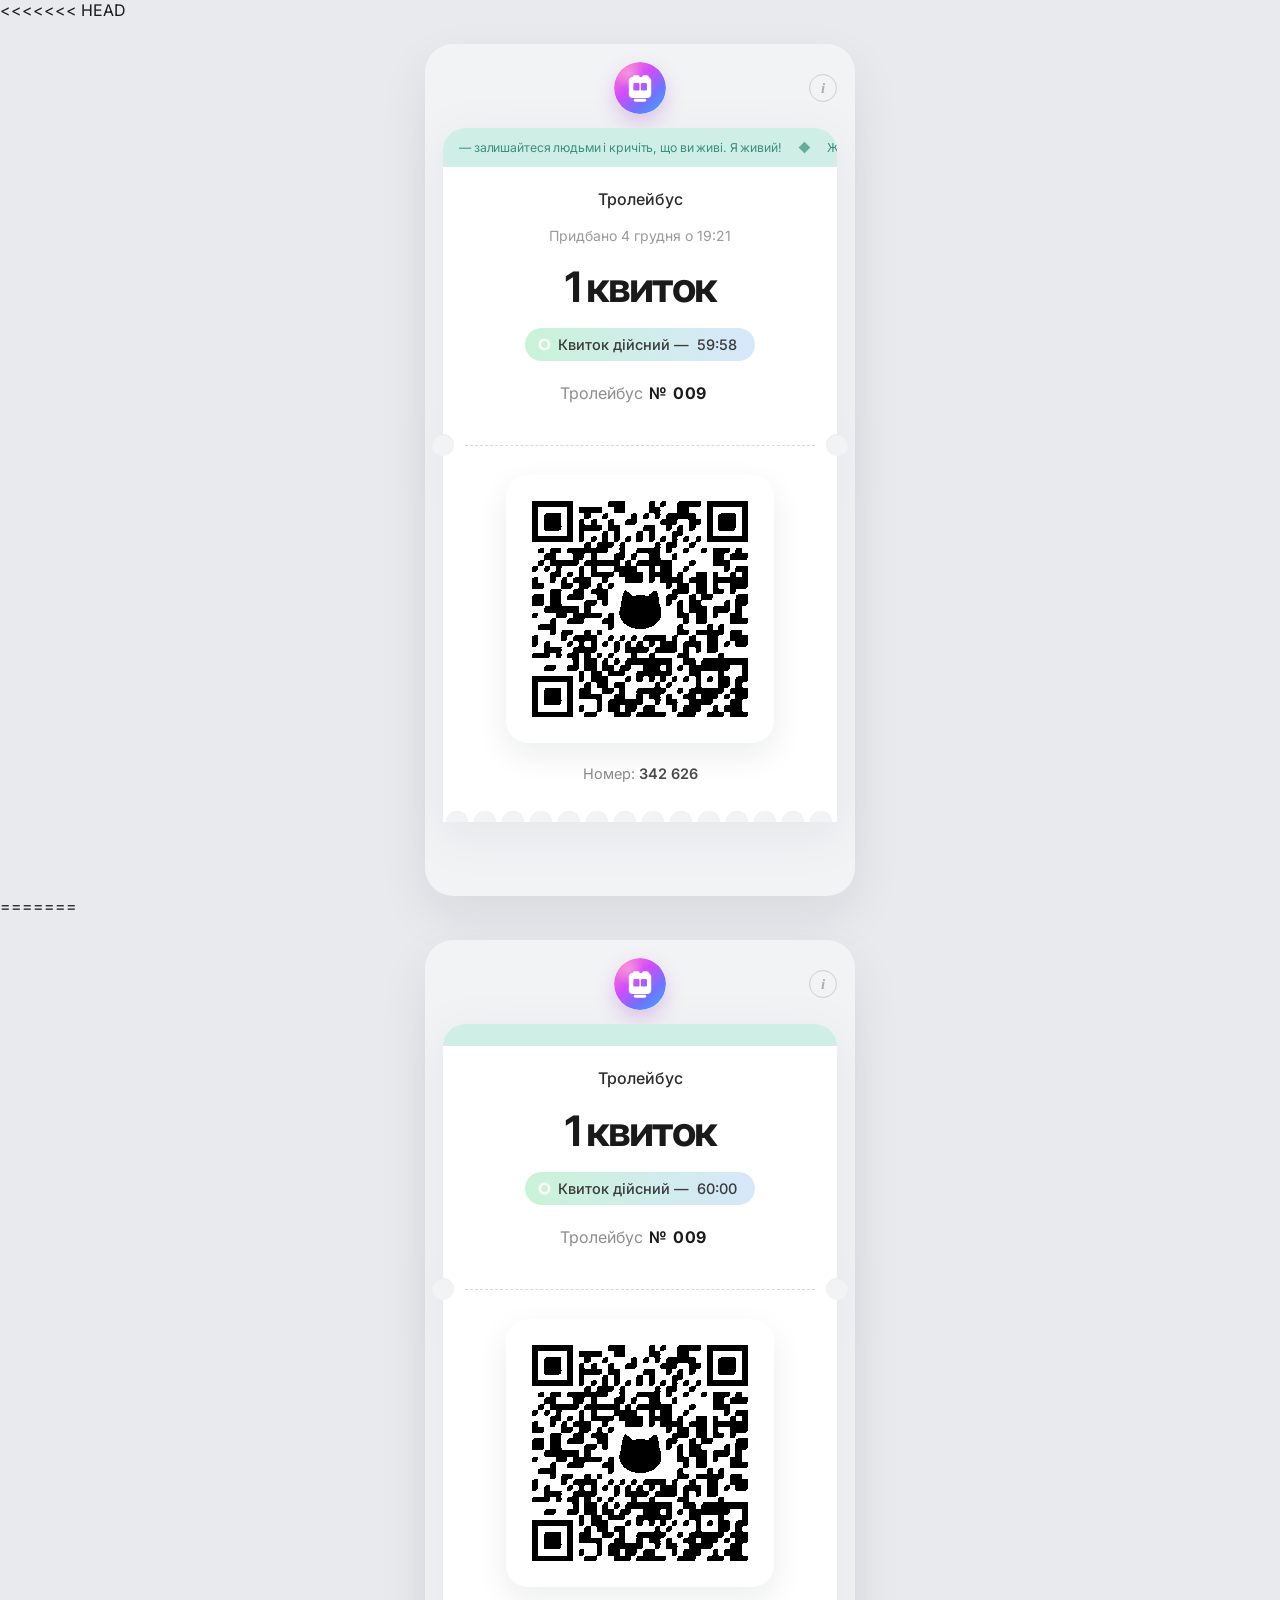
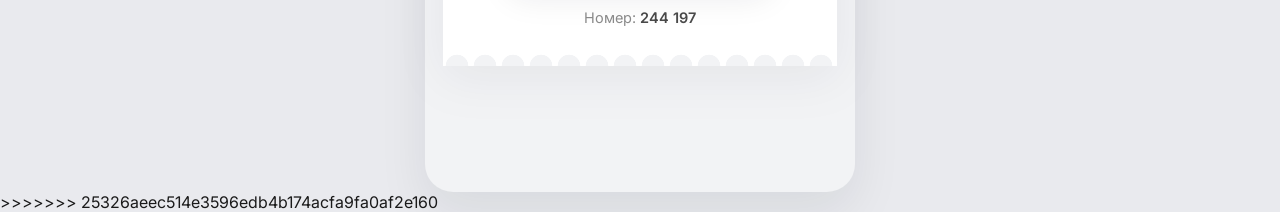
<file: index.html>
<<<<<<< HEAD
<!DOCTYPE html>
<html lang="uk">
<head>
  <meta charset="UTF-8">
  <meta name="viewport" content="width=device-width, initial-scale=1, viewport-fit=cover">
  <meta name="theme-color" content="#f2f3f5">
  <title>Тролейбус · квиток</title>
  <link rel="preconnect" href="https://fonts.googleapis.com">
  <link rel="preconnect" href="https://fonts.gstatic.com" crossorigin>
  <link href="https://fonts.googleapis.com/css2?family=Inter:wght@400;500;600;700&display=swap" rel="stylesheet">
  <link rel="stylesheet" href="css/style.css">
</head>
<body data-kind="trolleybus">
  <main class="app">
    <header class="topbar">
      <div class="logo" aria-hidden="true">
        <img src="assets/logo.svg" alt="">
      </div>
      <button class="info-btn" id="info-btn" aria-label="Інформація">i</button>
    </header>

    <article class="ticket">
      <div class="ticket-top">
        <div class="quote">
          <p class="quote-track" id="quote"></p>
        </div>
        <div class="ticket-body">
          <p class="transport" id="transport">Тролейбус</p>
          <p class="purchased" id="purchased"></p>
          <h1 class="amount" id="amount">1 квиток</h1>
          <div class="status" id="status">
            <span class="status-dot"></span>
            <span id="status-text">Квиток дійсний — </span>
            <span id="timer">60:00</span>
          </div>
          <p class="vehicle">
            <span id="transport-label">Тролейбус</span>
            <strong>№</strong>
            <input class="vehicle-input" id="vehicle-input" inputmode="numeric" maxlength="4" aria-label="Номер тролейбуса" value="009">
          </p>
        </div>
      </div>

      <div class="perforation" aria-hidden="true">
        <span class="dash"></span>
      </div>

      <div class="ticket-bottom">
        <div class="qr-wrap">
          <img class="qr" src="assets/qr.png" alt="QR-код квитка" draggable="false">
        </div>
        <p class="number" id="number">Номер: <strong>244 197</strong></p>
      </div>
      <div class="scallop" aria-hidden="true"></div>
    </article>
  </main>

  <div class="overlay" id="overlay">
    <div class="sheet">
      <h2>Електронний квиток</h2>
      <p>Квиток дійсний 60 хвилин з моменту покупки. Номер транспорту можна змінити прямо на квитку або тут.</p>
      <div class="sheet-fields">
        <label>
          Номер тролейбуса
          <input id="trolley-number" inputmode="numeric" maxlength="4" autocomplete="off">
        </label>
        <label>
          Номер трамвая
          <input id="tram-number" inputmode="numeric" maxlength="4" autocomplete="off">
        </label>
        <label>
          Номер автобуса
          <input id="bus-number" inputmode="numeric" maxlength="4" autocomplete="off">
        </label>
      </div>
      <div class="sheet-actions">
        <div class="sheet-links" id="other-tickets"></div>
        <button id="close-info" type="button">Зберегти</button>
      </div>
    </div>
  </div>

  <script src="js/app.js"></script>
</body>
=======
<!DOCTYPE html>
<html lang="uk">
<head>
  <meta charset="UTF-8">
  <meta name="viewport" content="width=device-width, initial-scale=1, viewport-fit=cover">
  <meta name="theme-color" content="#f2f3f5">
  <title>Тролейбус · квиток</title>
  <link rel="preconnect" href="https://fonts.googleapis.com">
  <link rel="preconnect" href="https://fonts.gstatic.com" crossorigin>
  <link href="https://fonts.googleapis.com/css2?family=Inter:wght@400;500;600;700&display=swap" rel="stylesheet">
  <link rel="stylesheet" href="css/style.css">
</head>
<body data-kind="trolleybus">
  <main class="app">
    <header class="topbar">
      <div class="logo" aria-hidden="true">
        <img src="assets/logo.svg" alt="">
      </div>
      <button class="info-btn" id="info-btn" aria-label="Інформація">i</button>
    </header>

    <article class="ticket">
      <div class="ticket-top">
        <div class="quote">
          <p class="quote-track" id="quote"></p>
        </div>
        <div class="ticket-body">
          <p class="transport" id="transport">Тролейбус</p>
          <p class="purchased" id="purchased"></p>
          <h1 class="amount" id="amount">1 квиток</h1>
          <div class="status" id="status">
            <span class="status-dot"></span>
            <span id="status-text">Квиток дійсний — </span>
            <span id="timer">60:00</span>
          </div>
          <p class="vehicle">
            <span id="transport-label">Тролейбус</span>
            <strong>№</strong>
            <input class="vehicle-input" id="vehicle-input" inputmode="numeric" maxlength="4" aria-label="Номер тролейбуса" value="009">
          </p>
        </div>
      </div>

      <div class="perforation" aria-hidden="true">
        <span class="dash"></span>
      </div>

      <div class="ticket-bottom">
        <div class="qr-wrap">
          <img class="qr" src="assets/qr.png" alt="QR-код квитка" draggable="false">
        </div>
        <p class="number" id="number">Номер: <strong>244 197</strong></p>
      </div>
      <div class="scallop" aria-hidden="true"></div>
    </article>
  </main>

  <div class="overlay" id="overlay">
    <div class="sheet">
      <h2>Електронний квиток</h2>
      <p>Квиток дійсний 60 хвилин з моменту покупки. Номер транспорту можна змінити прямо на квитку або тут.</p>
      <div class="sheet-fields">
        <label>
          Номер тролейбуса
          <input id="trolley-number" inputmode="numeric" maxlength="4" autocomplete="off">
        </label>
        <label>
          Номер трамвая
          <input id="tram-number" inputmode="numeric" maxlength="4" autocomplete="off">
        </label>
        <label>
          Номер автобуса
          <input id="bus-number" inputmode="numeric" maxlength="4" autocomplete="off">
        </label>
      </div>
      <div class="sheet-actions">
        <div class="sheet-links" id="other-tickets"></div>
        <button id="close-info" type="button">Зберегти</button>
      </div>
    </div>
  </div>

  <script src="js/app.js"></script>
</body>
>>>>>>> 25326aeec514e3596edb4b174acfa9fa0af2e160
</html>
</file>
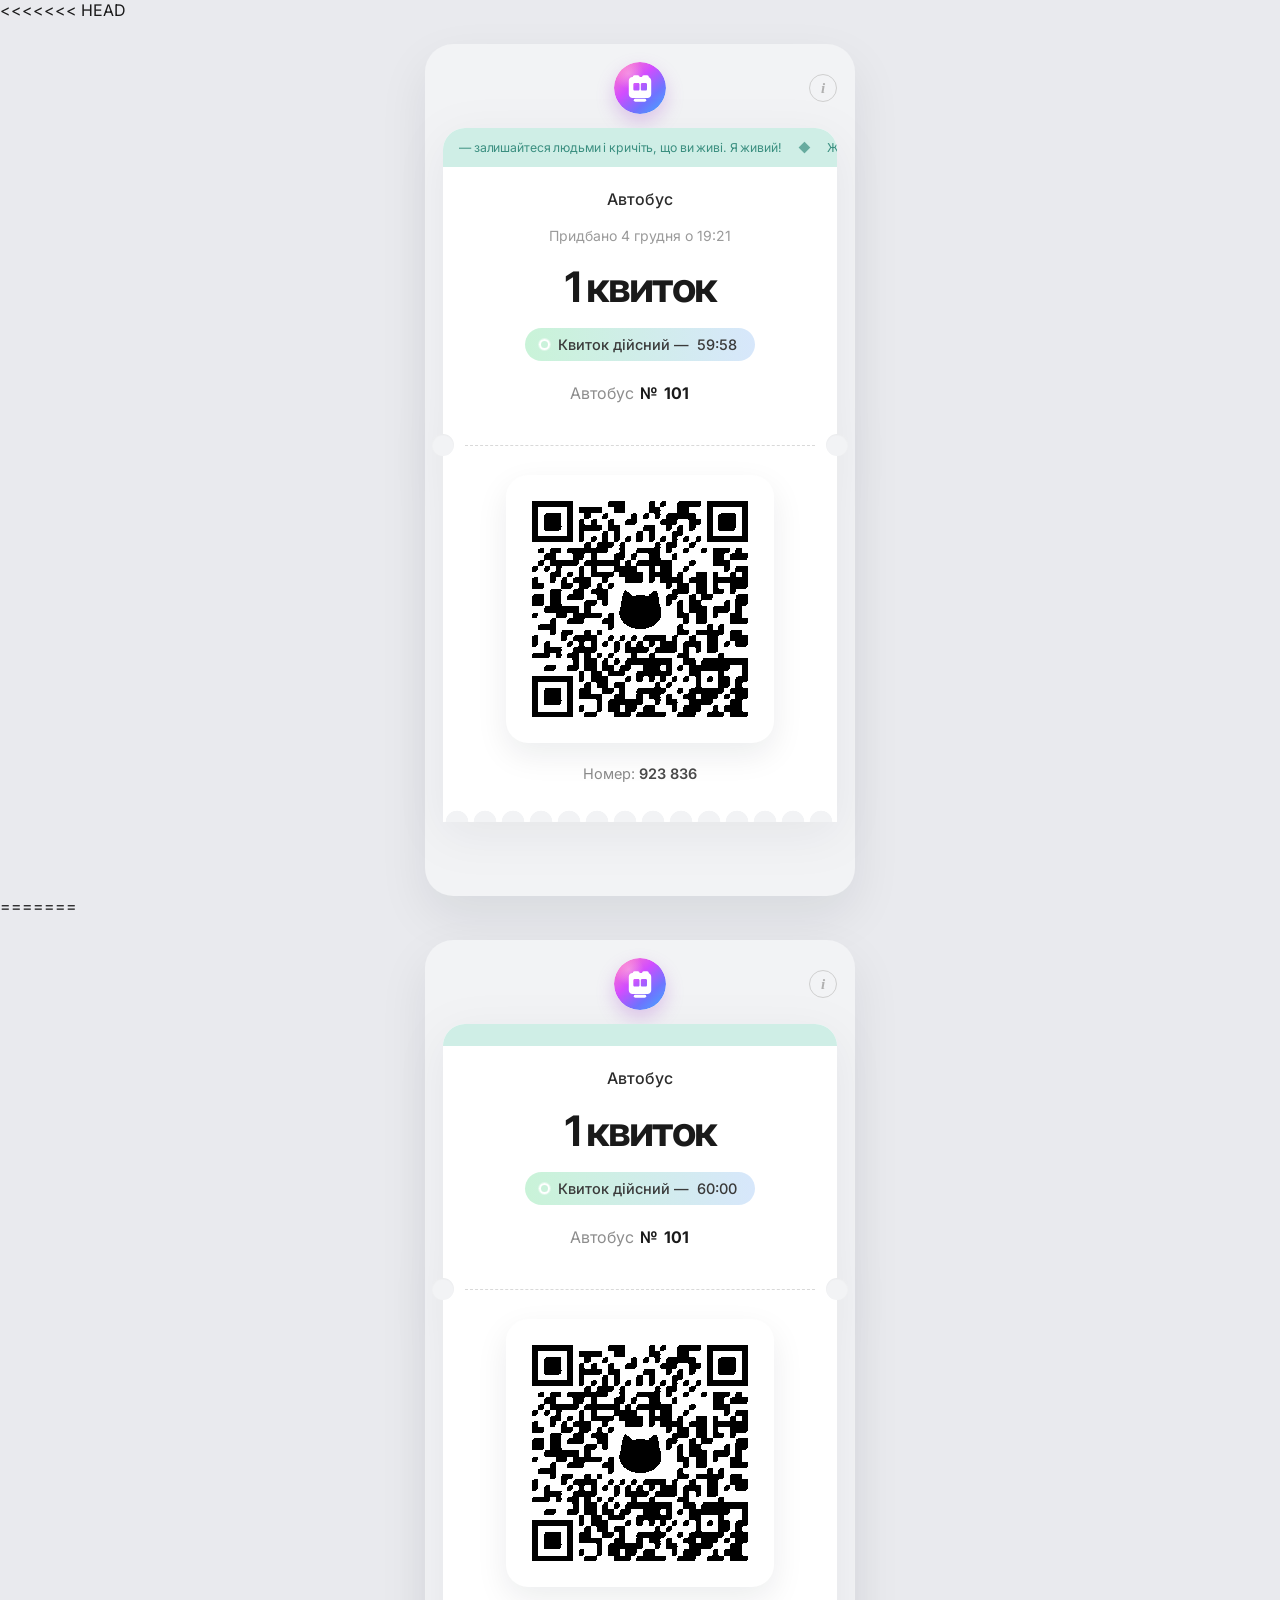
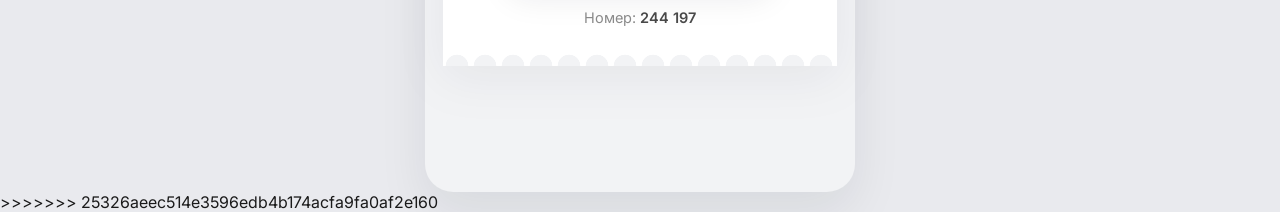
<file: bus.html>
<<<<<<< HEAD
<!DOCTYPE html>
<html lang="uk">
<head>
  <meta charset="UTF-8">
  <meta name="viewport" content="width=device-width, initial-scale=1, viewport-fit=cover">
  <meta name="theme-color" content="#f2f3f5">
  <title>Автобус · квиток</title>
  <link rel="preconnect" href="https://fonts.googleapis.com">
  <link rel="preconnect" href="https://fonts.gstatic.com" crossorigin>
  <link href="https://fonts.googleapis.com/css2?family=Inter:wght@400;500;600;700&display=swap" rel="stylesheet">
  <link rel="stylesheet" href="css/style.css">
</head>
<body data-kind="bus">
  <main class="app">
    <header class="topbar">
      <div class="logo" aria-hidden="true">
        <img src="assets/logo.svg" alt="">
      </div>
      <button class="info-btn" id="info-btn" aria-label="Інформація">i</button>
    </header>

    <article class="ticket">
      <div class="ticket-top">
        <div class="quote">
          <p class="quote-track" id="quote"></p>
        </div>
        <div class="ticket-body">
          <p class="transport" id="transport">Автобус</p>
          <p class="purchased" id="purchased"></p>
          <h1 class="amount" id="amount">1 квиток</h1>
          <div class="status" id="status">
            <span class="status-dot"></span>
            <span id="status-text">Квиток дійсний — </span>
            <span id="timer">60:00</span>
          </div>
          <p class="vehicle">
            <span id="transport-label">Автобус</span>
            <strong>№</strong>
            <input class="vehicle-input" id="vehicle-input" inputmode="numeric" maxlength="4" aria-label="Номер автобуса" value="101">
          </p>
        </div>
      </div>

      <div class="perforation" aria-hidden="true">
        <span class="dash"></span>
      </div>

      <div class="ticket-bottom">
        <div class="qr-wrap">
          <img class="qr" src="assets/qr.png" alt="QR-код квитка" draggable="false">
        </div>
        <p class="number" id="number">Номер: <strong>244 197</strong></p>
      </div>
      <div class="scallop" aria-hidden="true"></div>
    </article>
  </main>

  <div class="overlay" id="overlay">
    <div class="sheet">
      <h2>Електронний квиток</h2>
      <p>Квиток дійсний 60 хвилин з моменту покупки. Номер транспорту можна змінити прямо на квитку або тут.</p>
      <div class="sheet-fields">
        <label>
          Номер тролейбуса
          <input id="trolley-number" inputmode="numeric" maxlength="4" autocomplete="off">
        </label>
        <label>
          Номер трамвая
          <input id="tram-number" inputmode="numeric" maxlength="4" autocomplete="off">
        </label>
        <label>
          Номер автобуса
          <input id="bus-number" inputmode="numeric" maxlength="4" autocomplete="off">
        </label>
      </div>
      <div class="sheet-actions">
        <div class="sheet-links" id="other-tickets"></div>
        <button id="close-info" type="button">Зберегти</button>
      </div>
    </div>
  </div>

  <script src="js/app.js"></script>
</body>
=======
<!DOCTYPE html>
<html lang="uk">
<head>
  <meta charset="UTF-8">
  <meta name="viewport" content="width=device-width, initial-scale=1, viewport-fit=cover">
  <meta name="theme-color" content="#f2f3f5">
  <title>Автобус · квиток</title>
  <link rel="preconnect" href="https://fonts.googleapis.com">
  <link rel="preconnect" href="https://fonts.gstatic.com" crossorigin>
  <link href="https://fonts.googleapis.com/css2?family=Inter:wght@400;500;600;700&display=swap" rel="stylesheet">
  <link rel="stylesheet" href="css/style.css">
</head>
<body data-kind="bus">
  <main class="app">
    <header class="topbar">
      <div class="logo" aria-hidden="true">
        <img src="assets/logo.svg" alt="">
      </div>
      <button class="info-btn" id="info-btn" aria-label="Інформація">i</button>
    </header>

    <article class="ticket">
      <div class="ticket-top">
        <div class="quote">
          <p class="quote-track" id="quote"></p>
        </div>
        <div class="ticket-body">
          <p class="transport" id="transport">Автобус</p>
          <p class="purchased" id="purchased"></p>
          <h1 class="amount" id="amount">1 квиток</h1>
          <div class="status" id="status">
            <span class="status-dot"></span>
            <span id="status-text">Квиток дійсний — </span>
            <span id="timer">60:00</span>
          </div>
          <p class="vehicle">
            <span id="transport-label">Автобус</span>
            <strong>№</strong>
            <input class="vehicle-input" id="vehicle-input" inputmode="numeric" maxlength="4" aria-label="Номер автобуса" value="101">
          </p>
        </div>
      </div>

      <div class="perforation" aria-hidden="true">
        <span class="dash"></span>
      </div>

      <div class="ticket-bottom">
        <div class="qr-wrap">
          <img class="qr" src="assets/qr.png" alt="QR-код квитка" draggable="false">
        </div>
        <p class="number" id="number">Номер: <strong>244 197</strong></p>
      </div>
      <div class="scallop" aria-hidden="true"></div>
    </article>
  </main>

  <div class="overlay" id="overlay">
    <div class="sheet">
      <h2>Електронний квиток</h2>
      <p>Квиток дійсний 60 хвилин з моменту покупки. Номер транспорту можна змінити прямо на квитку або тут.</p>
      <div class="sheet-fields">
        <label>
          Номер тролейбуса
          <input id="trolley-number" inputmode="numeric" maxlength="4" autocomplete="off">
        </label>
        <label>
          Номер трамвая
          <input id="tram-number" inputmode="numeric" maxlength="4" autocomplete="off">
        </label>
        <label>
          Номер автобуса
          <input id="bus-number" inputmode="numeric" maxlength="4" autocomplete="off">
        </label>
      </div>
      <div class="sheet-actions">
        <div class="sheet-links" id="other-tickets"></div>
        <button id="close-info" type="button">Зберегти</button>
      </div>
    </div>
  </div>

  <script src="js/app.js"></script>
</body>
>>>>>>> 25326aeec514e3596edb4b174acfa9fa0af2e160
</html>
</file>
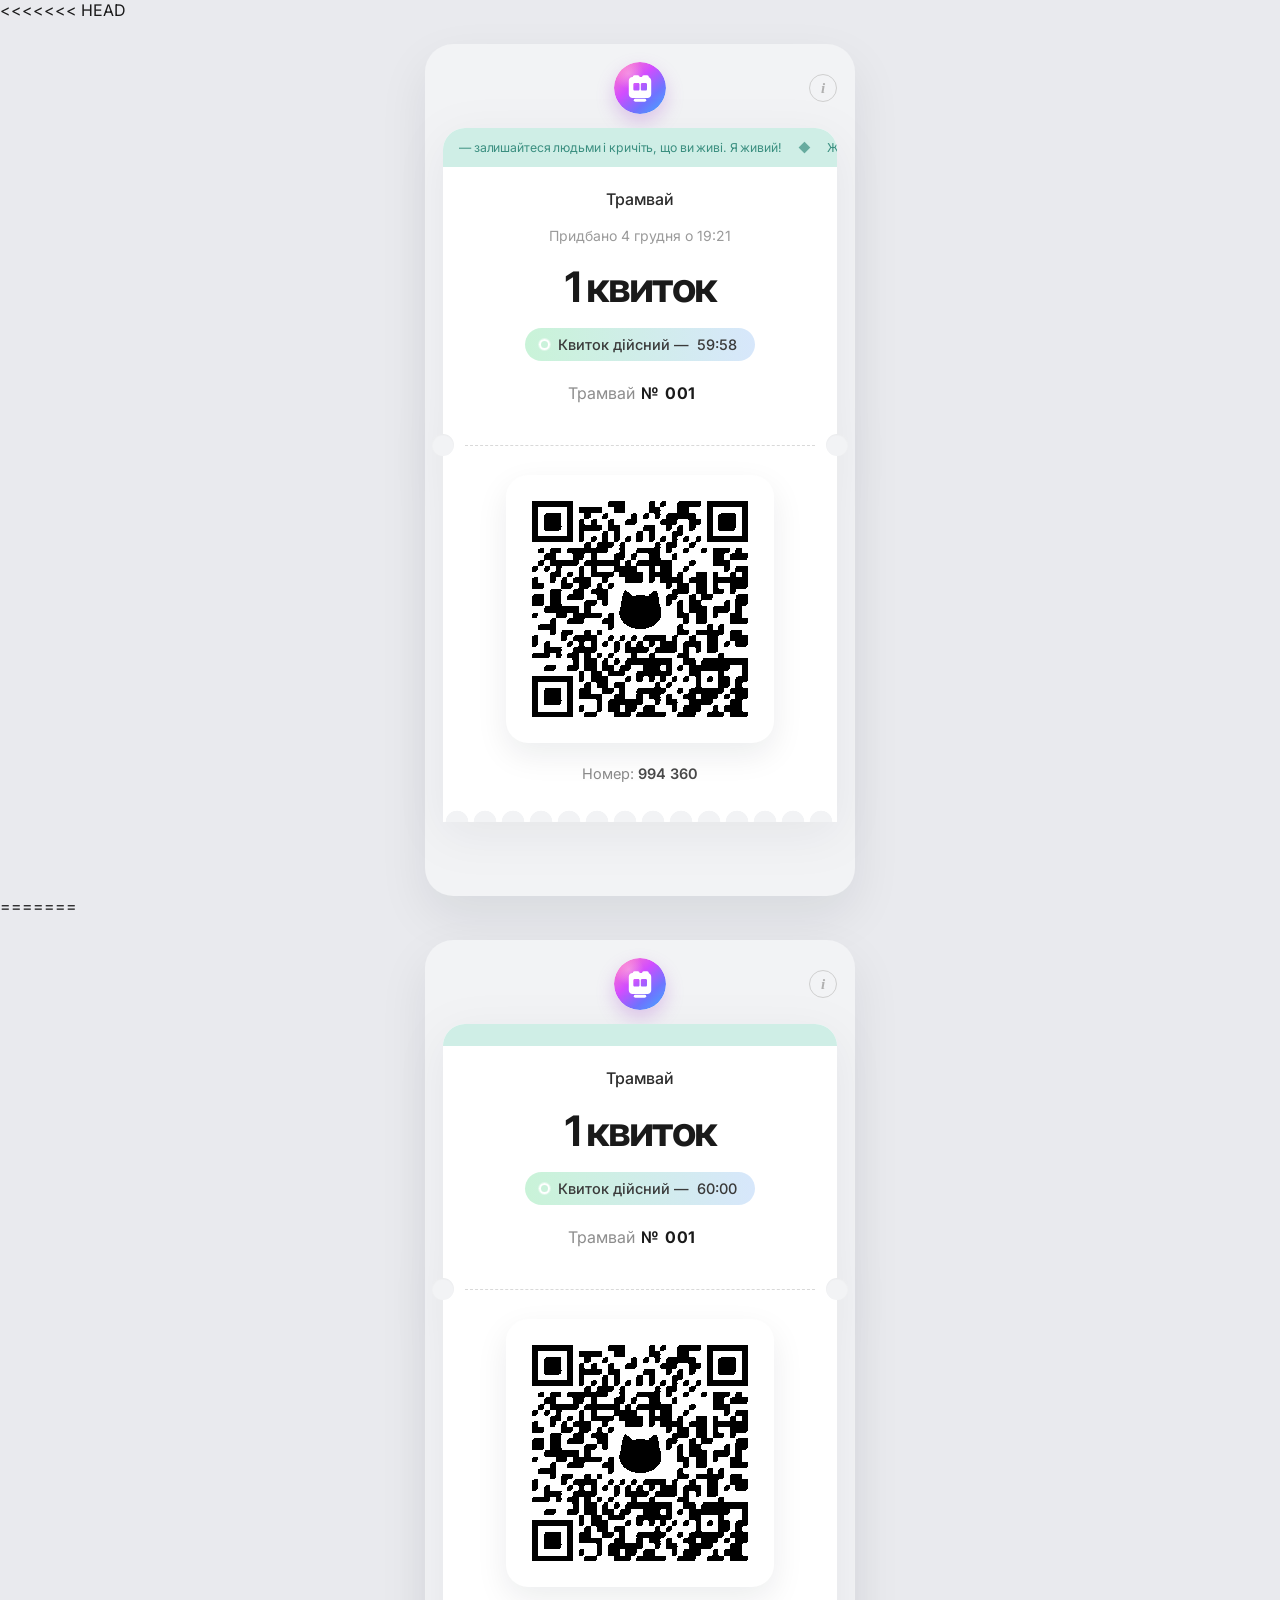
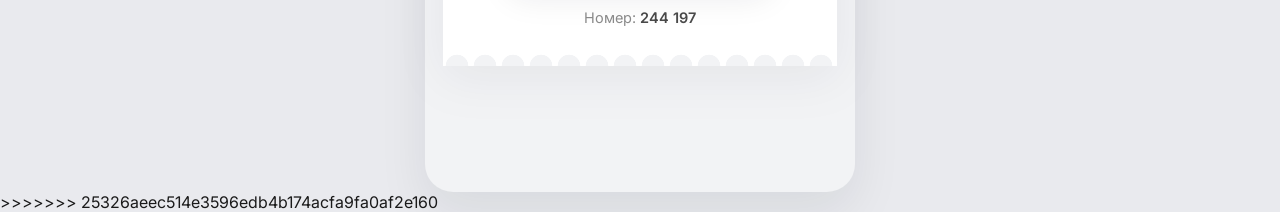
<file: tram.html>
<<<<<<< HEAD
<!DOCTYPE html>
<html lang="uk">
<head>
  <meta charset="UTF-8">
  <meta name="viewport" content="width=device-width, initial-scale=1, viewport-fit=cover">
  <meta name="theme-color" content="#f2f3f5">
  <title>Трамвай · квиток</title>
  <link rel="preconnect" href="https://fonts.googleapis.com">
  <link rel="preconnect" href="https://fonts.gstatic.com" crossorigin>
  <link href="https://fonts.googleapis.com/css2?family=Inter:wght@400;500;600;700&display=swap" rel="stylesheet">
  <link rel="stylesheet" href="css/style.css">
</head>
<body data-kind="tram">
  <main class="app">
    <header class="topbar">
      <div class="logo" aria-hidden="true">
        <img src="assets/logo.svg" alt="">
      </div>
      <button class="info-btn" id="info-btn" aria-label="Інформація">i</button>
    </header>

    <article class="ticket">
      <div class="ticket-top">
        <div class="quote">
          <p class="quote-track" id="quote"></p>
        </div>
        <div class="ticket-body">
          <p class="transport" id="transport">Трамвай</p>
          <p class="purchased" id="purchased"></p>
          <h1 class="amount" id="amount">1 квиток</h1>
          <div class="status" id="status">
            <span class="status-dot"></span>
            <span id="status-text">Квиток дійсний — </span>
            <span id="timer">60:00</span>
          </div>
          <p class="vehicle">
            <span id="transport-label">Трамвай</span>
            <strong>№</strong>
            <input class="vehicle-input" id="vehicle-input" inputmode="numeric" maxlength="4" aria-label="Номер трамвая" value="001">
          </p>
        </div>
      </div>

      <div class="perforation" aria-hidden="true">
        <span class="dash"></span>
      </div>

      <div class="ticket-bottom">
        <div class="qr-wrap">
          <img class="qr" src="assets/qr.png" alt="QR-код квитка" draggable="false">
        </div>
        <p class="number" id="number">Номер: <strong>244 197</strong></p>
      </div>
      <div class="scallop" aria-hidden="true"></div>
    </article>
  </main>

  <div class="overlay" id="overlay">
    <div class="sheet">
      <h2>Електронний квиток</h2>
      <p>Квиток дійсний 60 хвилин з моменту покупки. Номер транспорту можна змінити прямо на квитку або тут.</p>
      <div class="sheet-fields">
        <label>
          Номер тролейбуса
          <input id="trolley-number" inputmode="numeric" maxlength="4" autocomplete="off">
        </label>
        <label>
          Номер трамвая
          <input id="tram-number" inputmode="numeric" maxlength="4" autocomplete="off">
        </label>
        <label>
          Номер автобуса
          <input id="bus-number" inputmode="numeric" maxlength="4" autocomplete="off">
        </label>
      </div>
      <div class="sheet-actions">
        <div class="sheet-links" id="other-tickets"></div>
        <button id="close-info" type="button">Зберегти</button>
      </div>
    </div>
  </div>

  <script src="js/app.js"></script>
</body>
=======
<!DOCTYPE html>
<html lang="uk">
<head>
  <meta charset="UTF-8">
  <meta name="viewport" content="width=device-width, initial-scale=1, viewport-fit=cover">
  <meta name="theme-color" content="#f2f3f5">
  <title>Трамвай · квиток</title>
  <link rel="preconnect" href="https://fonts.googleapis.com">
  <link rel="preconnect" href="https://fonts.gstatic.com" crossorigin>
  <link href="https://fonts.googleapis.com/css2?family=Inter:wght@400;500;600;700&display=swap" rel="stylesheet">
  <link rel="stylesheet" href="css/style.css">
</head>
<body data-kind="tram">
  <main class="app">
    <header class="topbar">
      <div class="logo" aria-hidden="true">
        <img src="assets/logo.svg" alt="">
      </div>
      <button class="info-btn" id="info-btn" aria-label="Інформація">i</button>
    </header>

    <article class="ticket">
      <div class="ticket-top">
        <div class="quote">
          <p class="quote-track" id="quote"></p>
        </div>
        <div class="ticket-body">
          <p class="transport" id="transport">Трамвай</p>
          <p class="purchased" id="purchased"></p>
          <h1 class="amount" id="amount">1 квиток</h1>
          <div class="status" id="status">
            <span class="status-dot"></span>
            <span id="status-text">Квиток дійсний — </span>
            <span id="timer">60:00</span>
          </div>
          <p class="vehicle">
            <span id="transport-label">Трамвай</span>
            <strong>№</strong>
            <input class="vehicle-input" id="vehicle-input" inputmode="numeric" maxlength="4" aria-label="Номер трамвая" value="001">
          </p>
        </div>
      </div>

      <div class="perforation" aria-hidden="true">
        <span class="dash"></span>
      </div>

      <div class="ticket-bottom">
        <div class="qr-wrap">
          <img class="qr" src="assets/qr.png" alt="QR-код квитка" draggable="false">
        </div>
        <p class="number" id="number">Номер: <strong>244 197</strong></p>
      </div>
      <div class="scallop" aria-hidden="true"></div>
    </article>
  </main>

  <div class="overlay" id="overlay">
    <div class="sheet">
      <h2>Електронний квиток</h2>
      <p>Квиток дійсний 60 хвилин з моменту покупки. Номер транспорту можна змінити прямо на квитку або тут.</p>
      <div class="sheet-fields">
        <label>
          Номер тролейбуса
          <input id="trolley-number" inputmode="numeric" maxlength="4" autocomplete="off">
        </label>
        <label>
          Номер трамвая
          <input id="tram-number" inputmode="numeric" maxlength="4" autocomplete="off">
        </label>
        <label>
          Номер автобуса
          <input id="bus-number" inputmode="numeric" maxlength="4" autocomplete="off">
        </label>
      </div>
      <div class="sheet-actions">
        <div class="sheet-links" id="other-tickets"></div>
        <button id="close-info" type="button">Зберегти</button>
      </div>
    </div>
  </div>

  <script src="js/app.js"></script>
</body>
>>>>>>> 25326aeec514e3596edb4b174acfa9fa0af2e160
</html>
</file>
<file: css/style.css>
:root {
  --bg: #f2f3f5;
  --card: #ffffff;
  --ink: #1a1a1a;
  --muted: #9a9a9a;
  --quote-bg: #cfeee6;
  --quote-text: #3b8f80;
  --dash: #e6e6e6;
  --shadow: 0 10px 30px rgba(17, 24, 39, 0.06);
  --radius: 22px;
}

* {
  box-sizing: border-box;
  margin: 0;
  padding: 0;
}

html,
body {
  min-height: 100%;
}

body {
  font-family: Inter, -apple-system, BlinkMacSystemFont, "Segoe UI", sans-serif;
  background: var(--bg);
  color: var(--ink);
  -webkit-font-smoothing: antialiased;
}

.app {
  width: min(430px, 100%);
  min-height: 100svh;
  margin: 0 auto;
  padding: 18px 18px 36px;
}

.topbar {
  display: grid;
  grid-template-columns: 1fr auto 1fr;
  align-items: center;
  margin-bottom: 14px;
}

.logo {
  grid-column: 2;
  width: 52px;
  height: 52px;
  border-radius: 50%;
  overflow: hidden;
  box-shadow: 0 8px 18px rgba(168, 80, 210, 0.28);
}

.logo img,
.logo svg {
  width: 100%;
  height: 100%;
  display: block;
}

.info-btn {
  justify-self: end;
  width: 28px;
  height: 28px;
  border: 1.5px solid #cfcfcf;
  border-radius: 50%;
  background: transparent;
  color: #b0b0b0;
  font: 700 15px/1 Georgia, "Times New Roman", serif;
  font-style: italic;
  cursor: pointer;
  appearance: none;
}

.ticket {
  position: relative;
  filter: drop-shadow(0 12px 24px rgba(15, 23, 42, 0.06));
}

.ticket-top,
.ticket-bottom {
  background: var(--card);
}

.ticket-top {
  border-radius: var(--radius) var(--radius) 0 0;
  overflow: hidden;
  padding-bottom: 28px;
}

.quote {
  background: var(--quote-bg);
  color: var(--quote-text);
  font-size: 12.25px;
  line-height: 1.4;
  letter-spacing: -0.01em;
  padding: 11px 0;
  overflow: hidden;
  white-space: nowrap;
}

.quote-track {
  display: inline-flex;
  align-items: center;
  gap: 16px;
  padding-left: 16px;
  animation: quote-scroll 22s linear infinite;
}

.quote-sep {
  opacity: 0.7;
}

@keyframes quote-scroll {
  from { transform: translateX(0); }
  to { transform: translateX(-50%); }
}

.ticket-body {
  padding: 22px 16px 0;
  text-align: center;
}

.transport {
  font-size: 16px;
  font-weight: 500;
  color: #2b2b2b;
}

.purchased {
  margin-top: 18px;
  color: var(--muted);
  font-size: 14px;
}

.amount {
  margin-top: 22px;
  font-size: 42px;
  font-weight: 700;
  letter-spacing: -0.04em;
  line-height: 1;
}

.status {
  display: inline-flex;
  align-items: center;
  gap: 8px;
  margin-top: 20px;
  padding: 8px 18px 8px 14px;
  border-radius: 999px;
  background: linear-gradient(90deg, #c9f3d8 0%, #d7e7fb 100%);
  color: #3a3a3a;
  font-size: 14.5px;
  font-weight: 500;
}

.status.is-expired {
  background: linear-gradient(90deg, #fde9c4 0%, #f8d4e4 100%);
  color: #5a5a5a;
}

.status.is-expired .status-dot,
.status.is-expired #timer {
  display: none;
}

body.is-expired .qr {
  opacity: 0.32;
  filter: grayscale(1);
}

.status-dot {
  width: 11px;
  height: 11px;
  border: 2px solid #fff;
  border-radius: 50%;
  box-shadow: 0 0 0 1px rgba(255, 255, 255, 0.4);
}

.vehicle {
  margin-top: 22px;
  color: #8d8d8d;
  font-size: 16px;
  display: flex;
  align-items: baseline;
  justify-content: center;
  gap: 6px;
}

.vehicle strong {
  color: var(--ink);
  font-weight: 700;
  letter-spacing: 0.01em;
}

.vehicle-input {
  width: 4.2ch;
  border: 0;
  padding: 0;
  background: transparent;
  color: var(--ink);
  font: inherit;
  font-weight: 700;
  letter-spacing: 0.01em;
  outline: none;
  border-radius: 6px;
}

.vehicle-input:focus {
  background: #f4f4f4;
}

.perforation {
  position: relative;
  height: 28px;
  background: var(--card);
}

.perforation::before,
.perforation::after {
  content: "";
  position: absolute;
  top: 50%;
  width: 22px;
  height: 22px;
  border-radius: 50%;
  background: var(--bg);
  transform: translateY(-50%);
  box-shadow: inset 0 1px 2px rgba(0, 0, 0, 0.04);
}

.perforation::before {
  left: -11px;
}

.perforation::after {
  right: -11px;
}

.dash {
  position: absolute;
  left: 22px;
  right: 22px;
  top: 50%;
  border-top: 1.5px dashed #d9d9d9;
}

.ticket-bottom {
  padding: 8px 22px 6px;
  text-align: center;
}

.qr-wrap {
  position: relative;
  width: min(268px, 72vw);
  margin: 8px auto 0;
  padding: 8px;
  border-radius: 22px;
  background: #fff;
  box-shadow: 0 12px 32px rgba(17, 24, 39, 0.08);
}

.qr {
  width: 100%;
  aspect-ratio: 1;
  object-fit: contain;
  display: block;
  image-rendering: pixelated;
}

.number {
  margin: 22px 0 18px;
  color: #8b8b8b;
  font-size: 14.5px;
}

.number strong {
  color: #4a4a4a;
  font-weight: 600;
}

.scallop {
  height: 16px;
  background:
    radial-gradient(circle at 14px 16px, var(--bg) 11px, transparent 11.6px);
  background-size: 28px 16px;
  background-repeat: repeat-x;
  background-color: var(--card);
}

.overlay {
  position: fixed;
  inset: 0;
  background: rgba(20, 20, 20, 0.28);
  display: none;
  align-items: flex-end;
  justify-content: center;
  padding: 18px;
  z-index: 10;
}

.overlay.is-open {
  display: flex;
}

.sheet {
  width: min(430px, 100%);
  background: #fff;
  border-radius: 20px;
  padding: 22px 20px 18px;
  box-shadow: var(--shadow);
}

.sheet h2 {
  font-size: 18px;
  margin-bottom: 8px;
}

.sheet p {
  color: #666;
  font-size: 14px;
  line-height: 1.5;
}

.sheet-fields {
  display: grid;
  gap: 12px;
  margin-top: 16px;
}

.sheet-fields label {
  display: grid;
  gap: 6px;
  color: #666;
  font-size: 13px;
}

.sheet-fields input {
  height: 44px;
  border: 1px solid #e6e6e6;
  border-radius: 12px;
  padding: 0 12px;
  font: 600 16px Inter, sans-serif;
  color: var(--ink);
  outline: none;
}

.sheet-fields input:focus {
  border-color: #c44dff;
}

.sheet-actions {
  display: grid;
  gap: 8px;
  margin-top: 16px;
}

.sheet-links {
  display: grid;
  gap: 8px;
}

.sheet button,
.sheet-link {
  width: 100%;
  height: 44px;
  border: 0;
  border-radius: 12px;
  font: 600 15px Inter, sans-serif;
  cursor: pointer;
  display: grid;
  place-items: center;
  text-decoration: none;
}

.sheet button {
  background: #111;
  color: #fff;
}

.sheet-link {
  background: #f3f3f5;
  color: #222;
}

@media (min-width: 760px) {
  body {
    background: #e9eaee;
  }

  .app {
    min-height: calc(100svh - 48px);
    margin-top: 24px;
    background: var(--bg);
    border-radius: 28px;
    box-shadow: 0 20px 50px rgba(15, 23, 42, 0.08);
  }
}
</file>
